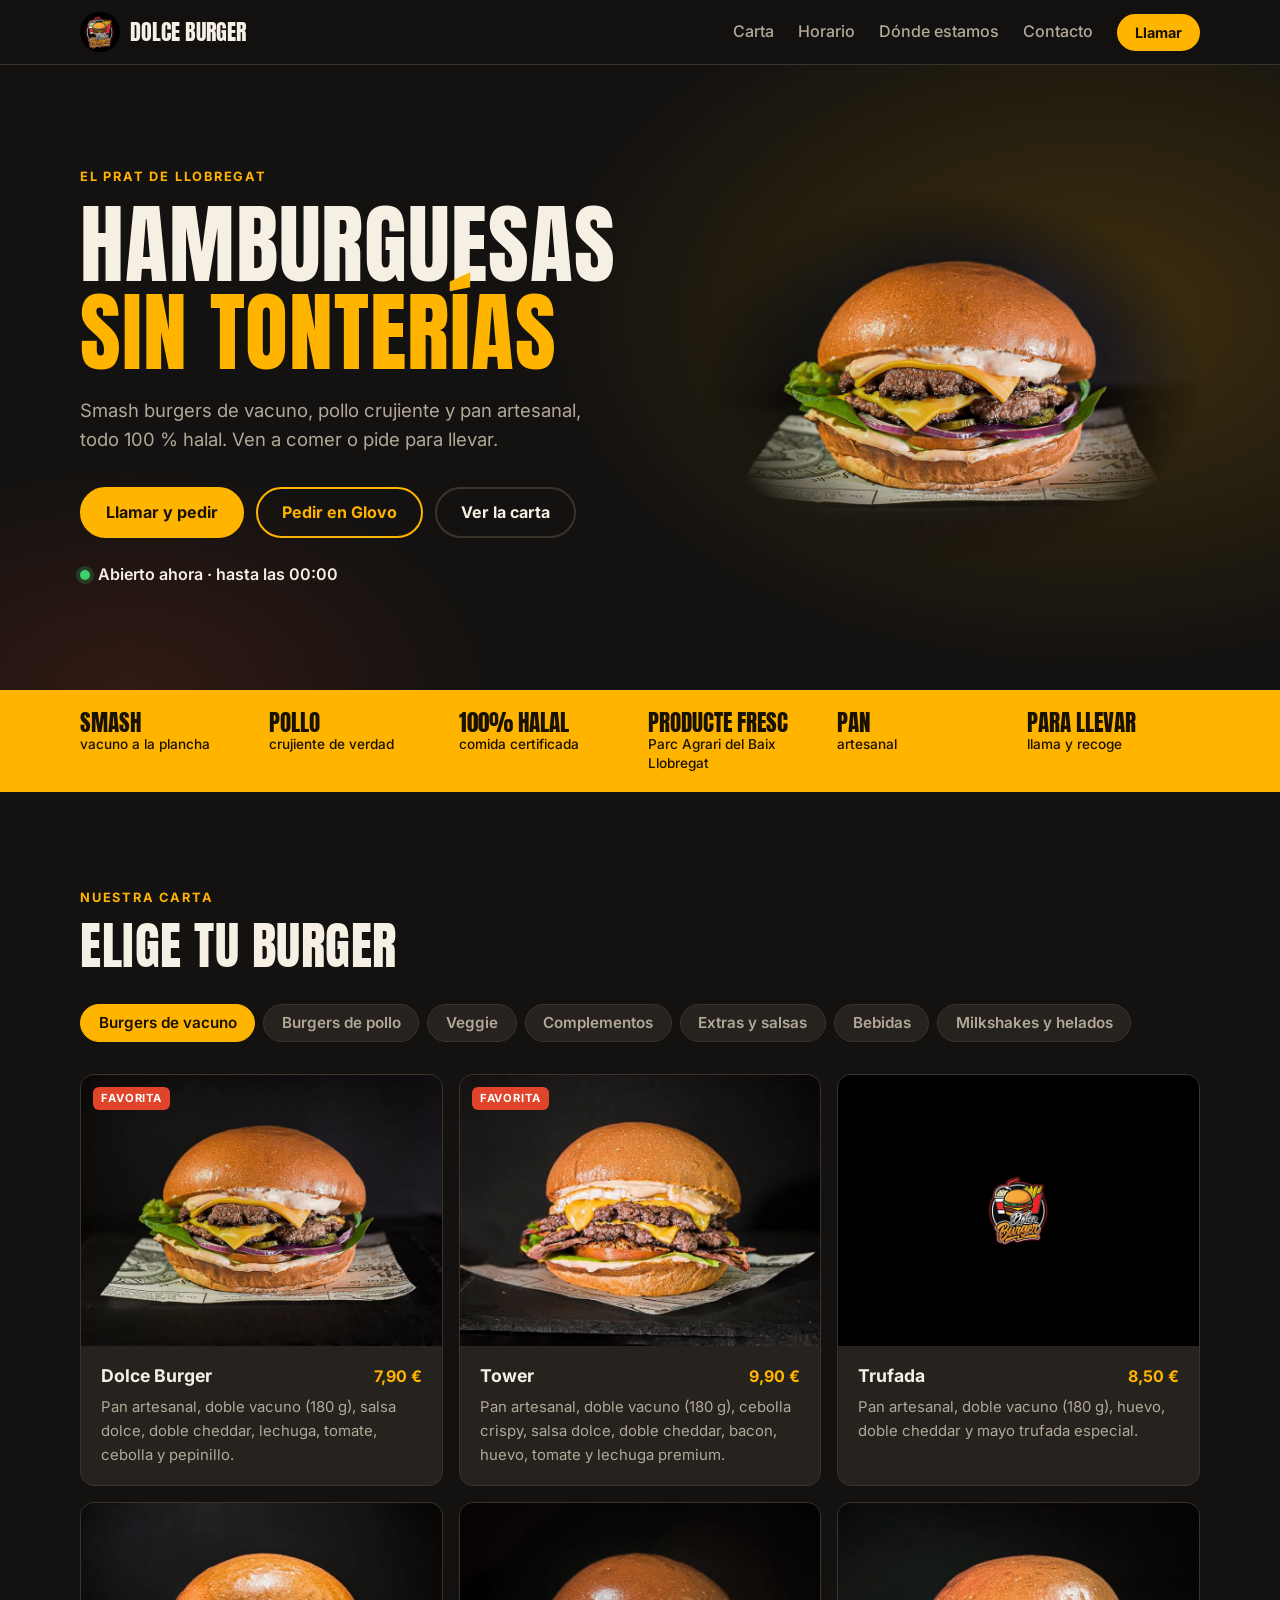
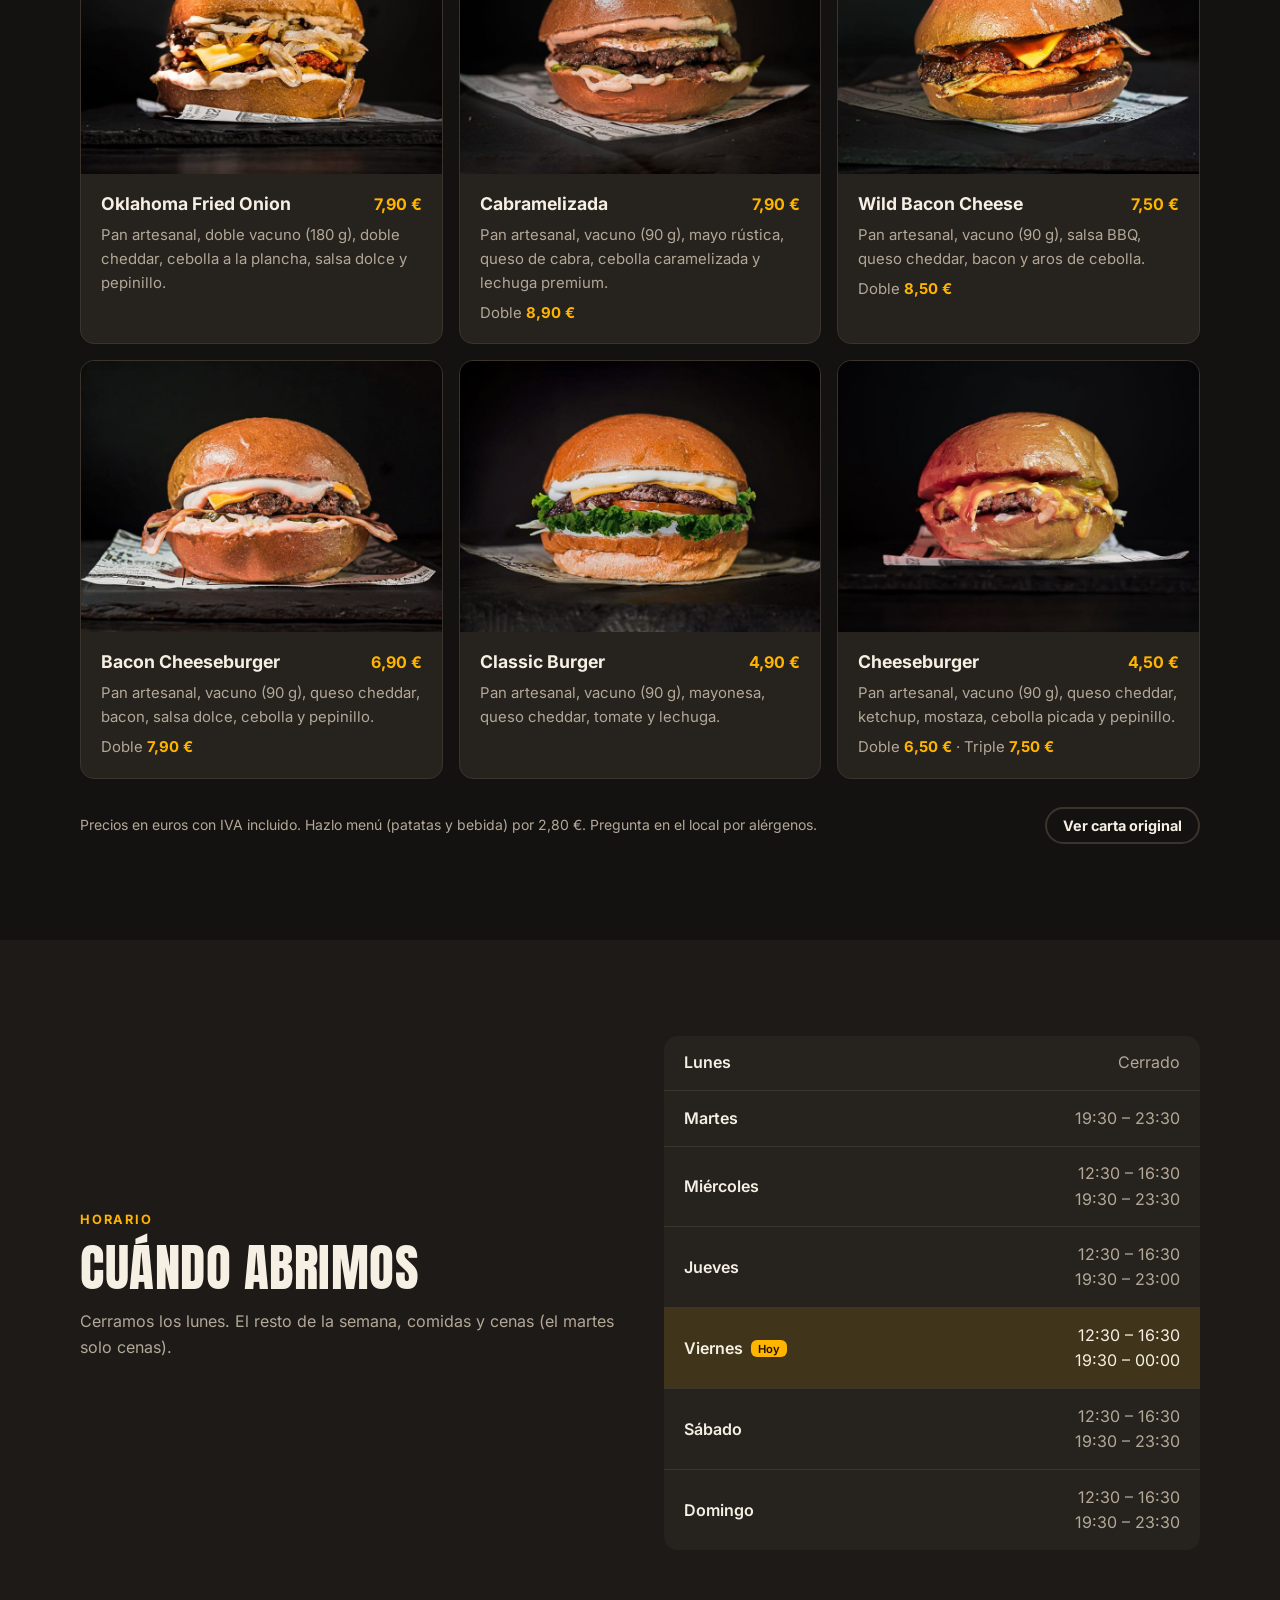
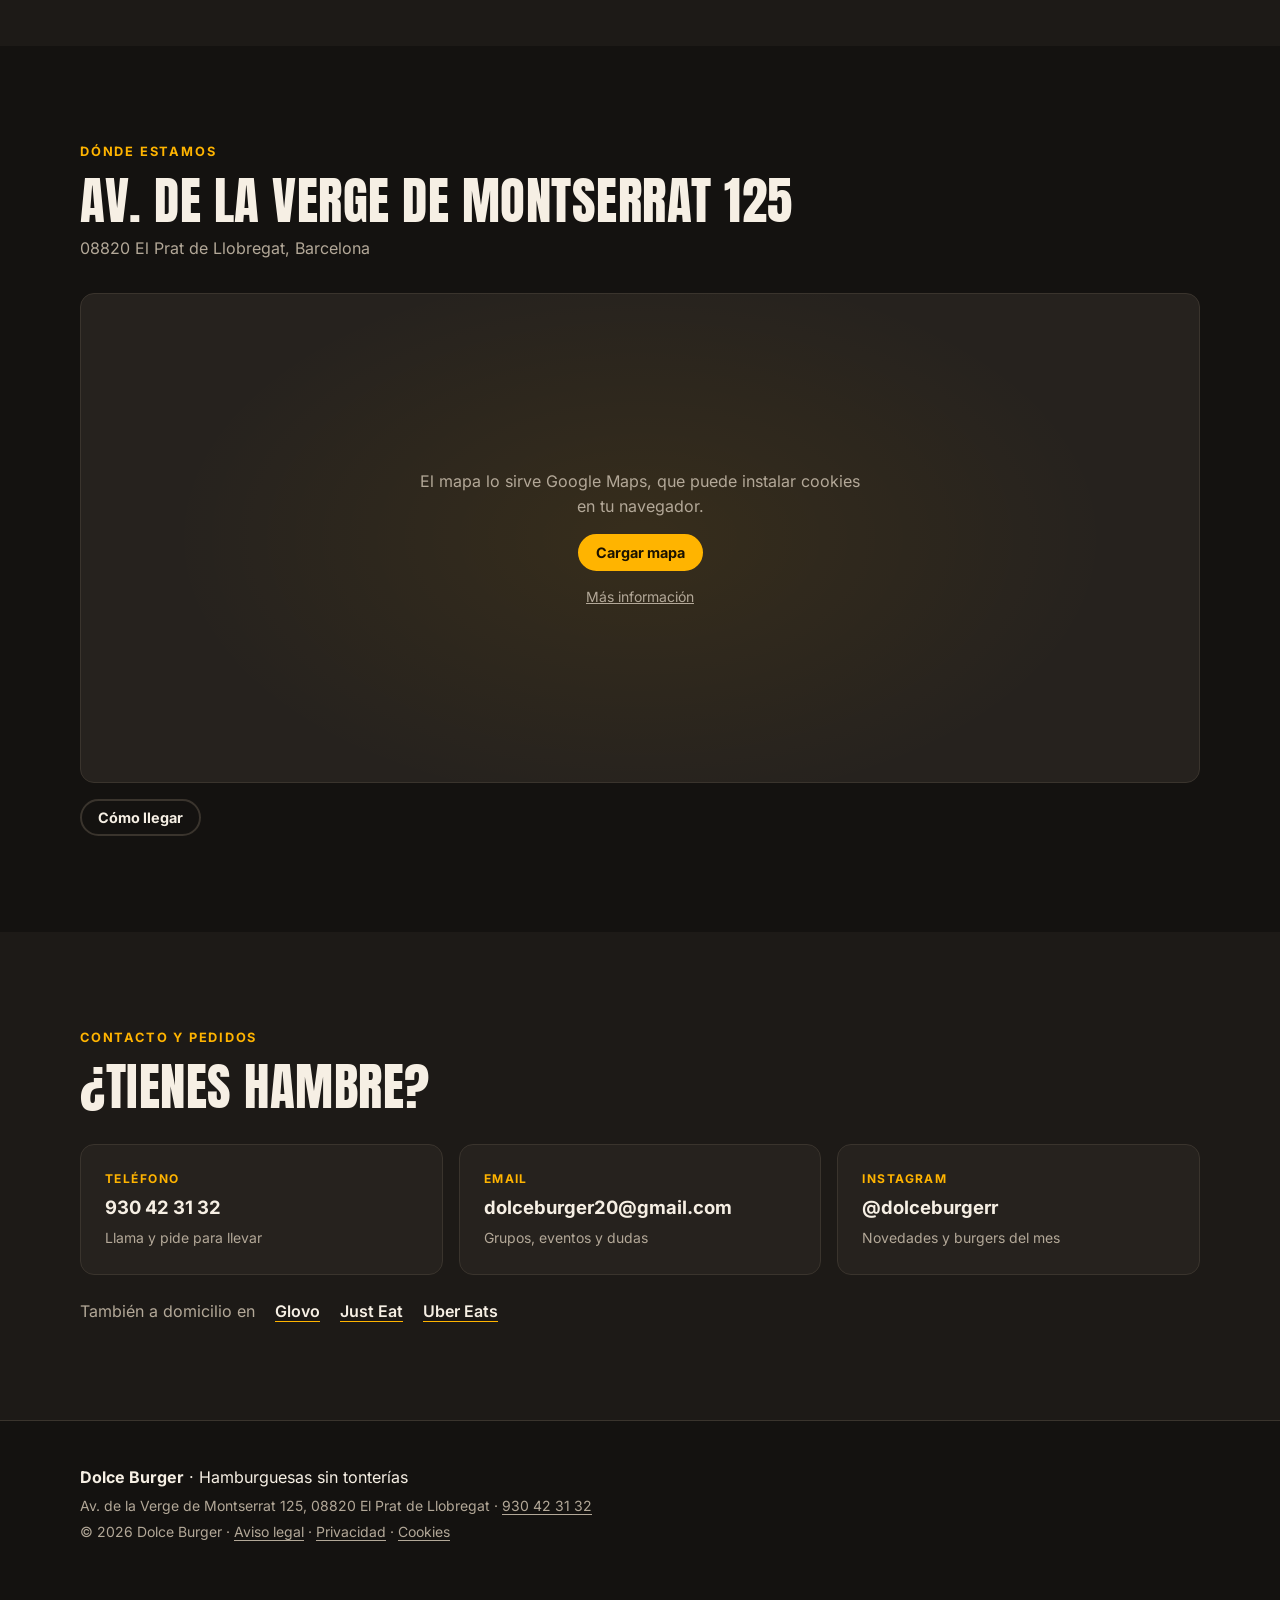
<file: index.html>
<!doctype html>
<html lang="es">
<head>
  <meta charset="utf-8">
  <meta name="viewport" content="width=device-width, initial-scale=1">
  <title>Dolce Burger · Hamburguesas sin tonterías · El Prat de Llobregat</title>
  <meta name="description" content="Dolce Burger, hamburguesería smash y pollo crujiente 100 % halal en El Prat de Llobregat. Consulta la carta, el horario y pide para llevar.">
  <meta name="theme-color" content="#141210">
  <link rel="canonical" href="https://shadowpj13.github.io/Dolce_Burger/">
  <meta property="og:type" content="website">
  <meta property="og:locale" content="es_ES">
  <meta property="og:site_name" content="Dolce Burger">
  <meta property="og:url" content="https://shadowpj13.github.io/Dolce_Burger/">
  <meta property="og:title" content="Dolce Burger · Hamburguesas sin tonterías">
  <meta property="og:description" content="Smash burgers y pollo crujiente 100 % halal en El Prat de Llobregat.">
  <meta property="og:image" content="https://shadowpj13.github.io/Dolce_Burger/img/og.jpg">
  <meta property="og:image:width" content="1200">
  <meta property="og:image:height" content="630">
  <meta property="og:image:alt" content="Logo de Dolce Burger">
  <meta name="twitter:card" content="summary_large_image">
  <link rel="icon" href="img/icon-32.png" sizes="32x32" type="image/png">
  <link rel="apple-touch-icon" href="img/icon-180.png">
  <link rel="preload" href="fonts/anton-latin-400.woff2" as="font" type="font/woff2" crossorigin>
  <link rel="preload" href="fonts/inter-latin-var.woff2" as="font" type="font/woff2" crossorigin>
  <link rel="stylesheet" href="css/styles.css">
  <noscript><style>.js-only { display: none !important; }</style></noscript>
  <script type="application/ld+json">
  {
    "@context": "https://schema.org",
    "@type": "Restaurant",
    "@id": "https://shadowpj13.github.io/Dolce_Burger/#restaurante",
    "name": "Dolce Burger",
    "url": "https://shadowpj13.github.io/Dolce_Burger/",
    "image": ["https://shadowpj13.github.io/Dolce_Burger/img/hero.jpg", "https://shadowpj13.github.io/Dolce_Burger/img/og.jpg"],
    "logo": "https://shadowpj13.github.io/Dolce_Burger/img/icon-180.png",
    "servesCuisine": ["Hamburguesas", "Halal"],
    "priceRange": "€",
    "hasMenu": "https://shadowpj13.github.io/Dolce_Burger/#carta",
    "telephone": "+34930423132",
    "email": "dolceburger20@gmail.com",
    "address": {
      "@type": "PostalAddress",
      "streetAddress": "Av. de la Verge de Montserrat 125",
      "postalCode": "08820",
      "addressLocality": "El Prat de Llobregat",
      "addressCountry": "ES"
    },
    "geo": { "@type": "GeoCoordinates", "latitude": 41.3254183, "longitude": 2.0945441 },
    "openingHoursSpecification": [
      { "@type": "OpeningHoursSpecification", "dayOfWeek": ["Wednesday", "Thursday", "Friday", "Saturday", "Sunday"], "opens": "12:30", "closes": "16:30" },
      { "@type": "OpeningHoursSpecification", "dayOfWeek": ["Tuesday", "Wednesday", "Saturday", "Sunday"], "opens": "19:30", "closes": "23:30" },
      { "@type": "OpeningHoursSpecification", "dayOfWeek": "Thursday", "opens": "19:30", "closes": "23:00" },
      { "@type": "OpeningHoursSpecification", "dayOfWeek": "Friday", "opens": "19:30", "closes": "00:00" }
    ],
    "sameAs": [
      "https://www.instagram.com/dolceburgerr/",
      "https://www.just-eat.es/restaurants-dolce-burger-prat-de-llobregat-el/menu",
      "https://www.ubereats.com/es/store/dolce-burger/gEh9HsLqTR2DD9TBh0RLDA",
      "https://glovoapp.com/es/es/barcelona/stores/dolce-burger-barcelona"
    ]
  }
  </script>
</head>
<body>
  <header class="nav" id="top">
    <div class="container nav__inner">
      <a href="#top" class="brand" aria-label="Dolce Burger, inicio">
        <img src="img/icon-180.png" alt="" class="brand__logo" width="40" height="40">
        <span>Dolce Burger</span>
      </a>
      <button class="nav__toggle" aria-expanded="false" aria-controls="menu-nav" aria-label="Abrir menú">
        <span></span><span></span><span></span>
      </button>
      <nav id="menu-nav" class="nav__links">
        <a href="#carta">Carta</a>
        <a href="#horario">Horario</a>
        <a href="#donde">Dónde estamos</a>
        <a href="#contacto">Contacto</a>
        <a href="tel:+34930423132" class="btn btn--sm">Llamar</a>
      </nav>
    </div>
  </header>

  <main>
    <section class="hero">
      <div class="container hero__inner">
        <div class="hero__text">
          <p class="eyebrow">El Prat de Llobregat</p>
          <h1>Hamburguesas<br><span>sin tonterías</span></h1>
          <p class="hero__lead">Smash burgers de vacuno, pollo crujiente y pan artesanal, todo 100&nbsp;% halal. Ven a comer o pide para llevar.</p>
          <div class="hero__cta">
            <a href="tel:+34930423132" class="btn">Llamar y pedir</a>
            <a href="https://glovoapp.com/es/es/barcelona/stores/dolce-burger-barcelona" class="btn btn--outline" target="_blank" rel="noopener">Pedir en Glovo</a>
            <a href="#carta" class="btn btn--ghost">Ver la carta</a>
          </div>
          <p class="status" id="open-status" aria-live="polite"></p>
        </div>
        <div class="hero__art">
          <img src="img/hero.jpg" alt="La Dolce Burger: doble vacuno smash con doble cheddar, salsa dolce, lechuga, cebolla morada y pepinillo"
            width="1024" height="768" fetchpriority="high">
        </div>
      </div>
    </section>

    <section class="strip" aria-label="Lo que nos define">
      <div class="container strip__inner">
        <div><strong>Smash</strong><span>vacuno a la plancha</span></div>
        <div><strong>Pollo</strong><span>crujiente de verdad</span></div>
        <div><strong>100% Halal</strong><span>comida certificada</span></div>
        <div><strong>Producte Fresc</strong><span>Parc Agrari del Baix Llobregat</span></div>
        <div><strong>Pan</strong><span>artesanal</span></div>
        <div><strong>Para llevar</strong><span>llama y recoge</span></div>
      </div>
    </section>

    <section class="section" id="carta">
      <div class="container">
        <div class="section__head">
          <p class="eyebrow">Nuestra carta</p>
          <h2>Elige tu burger</h2>
        </div>
        <div class="tabs js-only" role="group" aria-label="Categorías de la carta" id="menu-tabs"></div>
        <div class="menu-grid" id="menu-grid">
          <p class="muted js-only">Cargando la carta…</p>
        </div>
        <noscript><p class="muted">Consulta la <a href="img/carta.png">carta completa en imagen</a>.</p></noscript>
        <div class="menu-foot">
          <p class="muted small" id="menu-note">Precios en euros con IVA incluido. Pregunta en el local por alérgenos.</p>
          <button class="btn btn--ghost btn--sm js-only" id="open-menu-img">Ver carta original</button>
        </div>
      </div>
    </section>

    <section class="section section--alt" id="horario">
      <div class="container split">
        <div>
          <p class="eyebrow">Horario</p>
          <h2>Cuándo abrimos</h2>
          <p class="muted">Cerramos los lunes. El resto de la semana, comidas y cenas (el martes solo cenas).</p>
        </div>
        <table class="hours" id="hours-table">
          <tbody></tbody>
        </table>
      </div>
    </section>

    <section class="section" id="donde">
      <div class="container">
        <div class="section__head">
          <p class="eyebrow">Dónde estamos</p>
          <h2>Av. de la Verge de Montserrat 125</h2>
          <p class="muted">08820 El Prat de Llobregat, Barcelona</p>
        </div>
        <div class="map" id="map">
          <div class="map__consent">
            <p>El mapa lo sirve Google Maps, que puede instalar cookies en tu navegador.</p>
            <button class="btn btn--sm js-only" id="load-map">Cargar mapa</button>
            <a class="muted small" href="legal.html#cookies">Más información</a>
          </div>
        </div>
        <a class="btn btn--ghost btn--sm map__link" target="_blank" rel="noopener"
          href="https://www.google.com/maps/dir/?api=1&amp;destination=41.3254183,2.0945441">Cómo llegar</a>
      </div>
    </section>

    <section class="section section--alt" id="contacto">
      <div class="container">
        <div class="section__head">
          <p class="eyebrow">Contacto y pedidos</p>
          <h2>¿Tienes hambre?</h2>
        </div>
        <div class="cards">
          <a class="card" href="tel:+34930423132">
            <span class="card__label">Teléfono</span>
            <strong>930 42 31 32</strong>
            <span class="muted small">Llama y pide para llevar</span>
          </a>
          <a class="card" href="mailto:dolceburger20@gmail.com">
            <span class="card__label">Email</span>
            <strong>dolceburger20@gmail.com</strong>
            <span class="muted small">Grupos, eventos y dudas</span>
          </a>
          <a class="card" href="https://www.instagram.com/dolceburgerr/" target="_blank" rel="noopener">
            <span class="card__label">Instagram</span>
            <strong>@dolceburgerr</strong>
            <span class="muted small">Novedades y burgers del mes</span>
          </a>
        </div>
        <div class="delivery">
          <span class="muted">También a domicilio en</span>
          <a href="https://glovoapp.com/es/es/barcelona/stores/dolce-burger-barcelona" target="_blank" rel="noopener">Glovo</a>
          <a href="https://www.just-eat.es/restaurants-dolce-burger-prat-de-llobregat-el/menu" target="_blank" rel="noopener">Just Eat</a>
          <a href="https://www.ubereats.com/es/store/dolce-burger/gEh9HsLqTR2DD9TBh0RLDA" target="_blank" rel="noopener">Uber Eats</a>
        </div>
      </div>
    </section>
  </main>

  <footer class="footer">
    <div class="container footer__inner">
      <p><strong>Dolce Burger</strong> · Hamburguesas sin tonterías</p>
      <p class="muted small">Av. de la Verge de Montserrat 125, 08820 El Prat de Llobregat · <a href="tel:+34930423132">930 42 31 32</a></p>
      <p class="muted small">© <span id="year">2026</span> Dolce Burger ·
        <a href="legal.html#aviso-legal">Aviso legal</a> ·
        <a href="legal.html#privacidad">Privacidad</a> ·
        <a href="legal.html#cookies">Cookies</a></p>
    </div>
  </footer>

  <a href="tel:+34930423132" class="fab" aria-label="Llamar a Dolce Burger">Llamar</a>

  <dialog class="lightbox" id="menu-dialog">
    <form method="dialog"><button class="lightbox__close" aria-label="Cerrar">×</button></form>
    <img src="img/carta.png" alt="Carta original de Dolce Burger" loading="lazy">
  </dialog>

  <script src="js/main.js" defer></script>
</body>
</html>
</file>
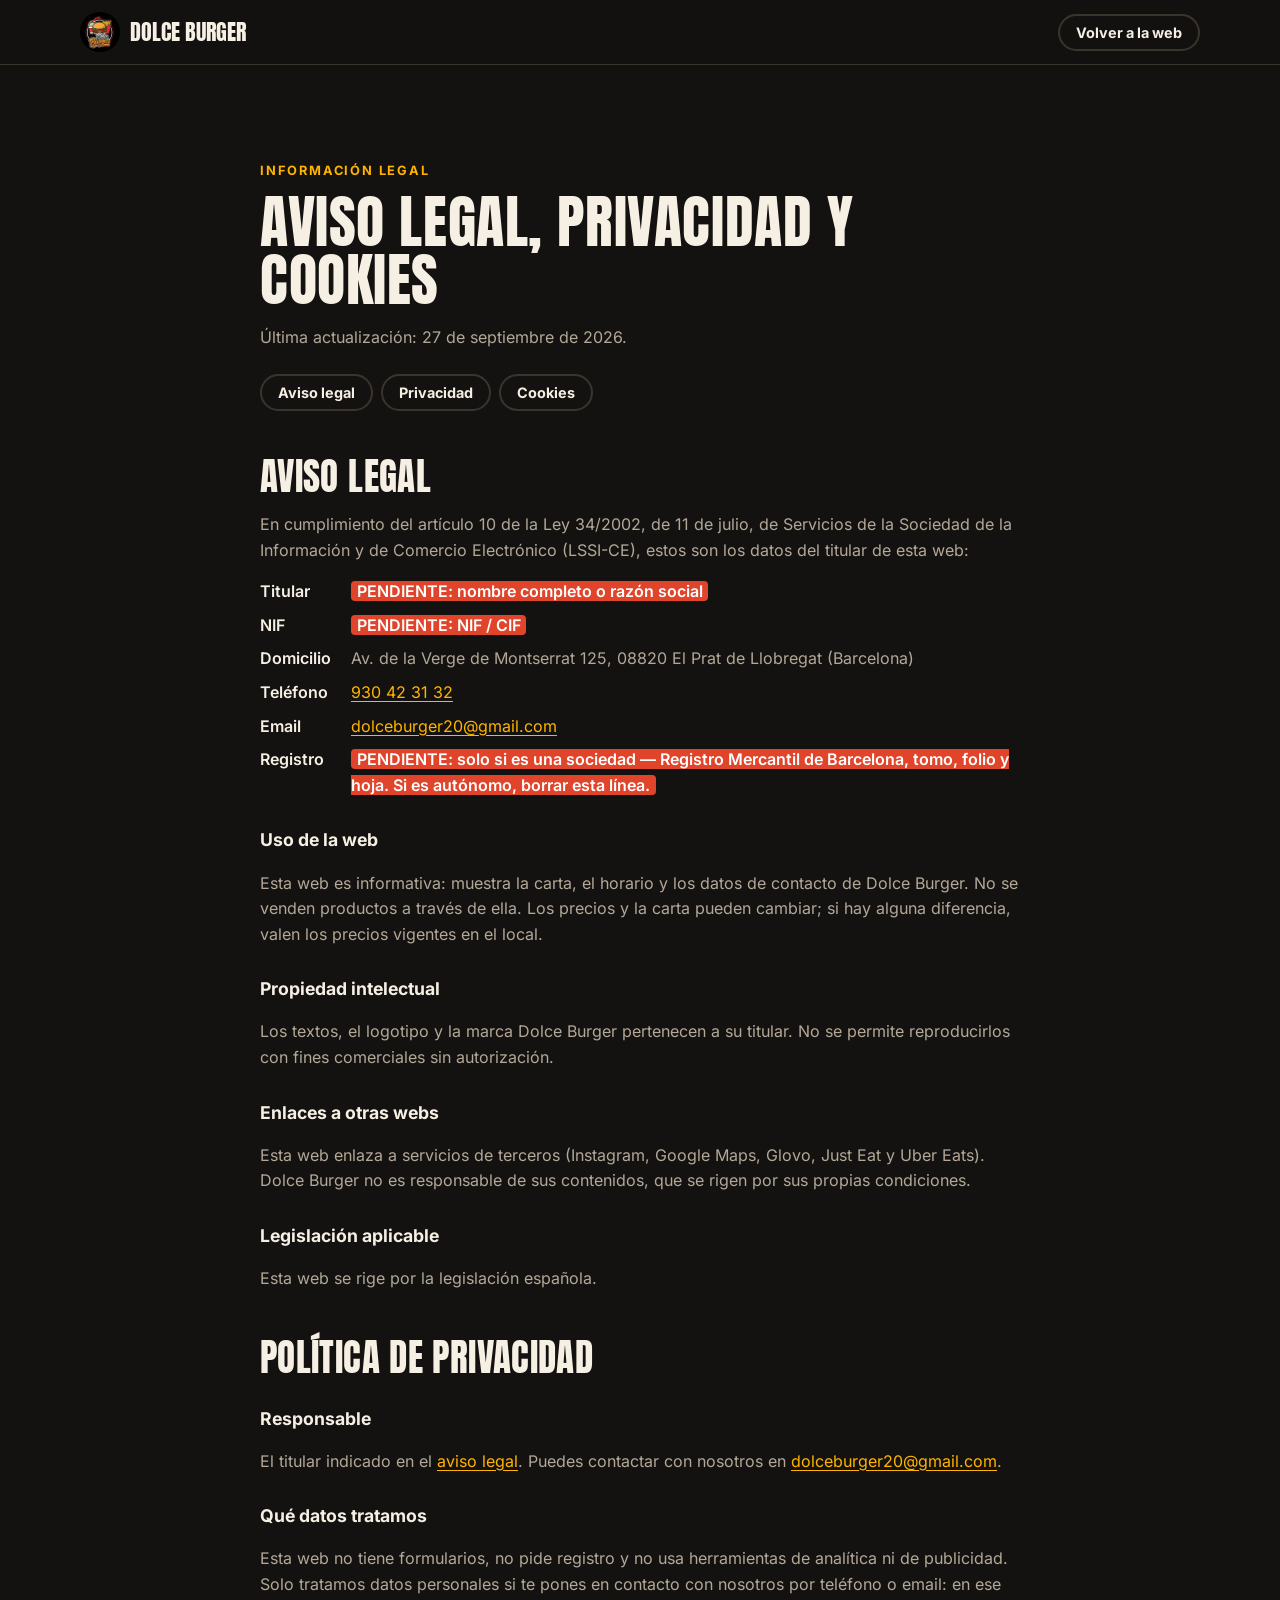
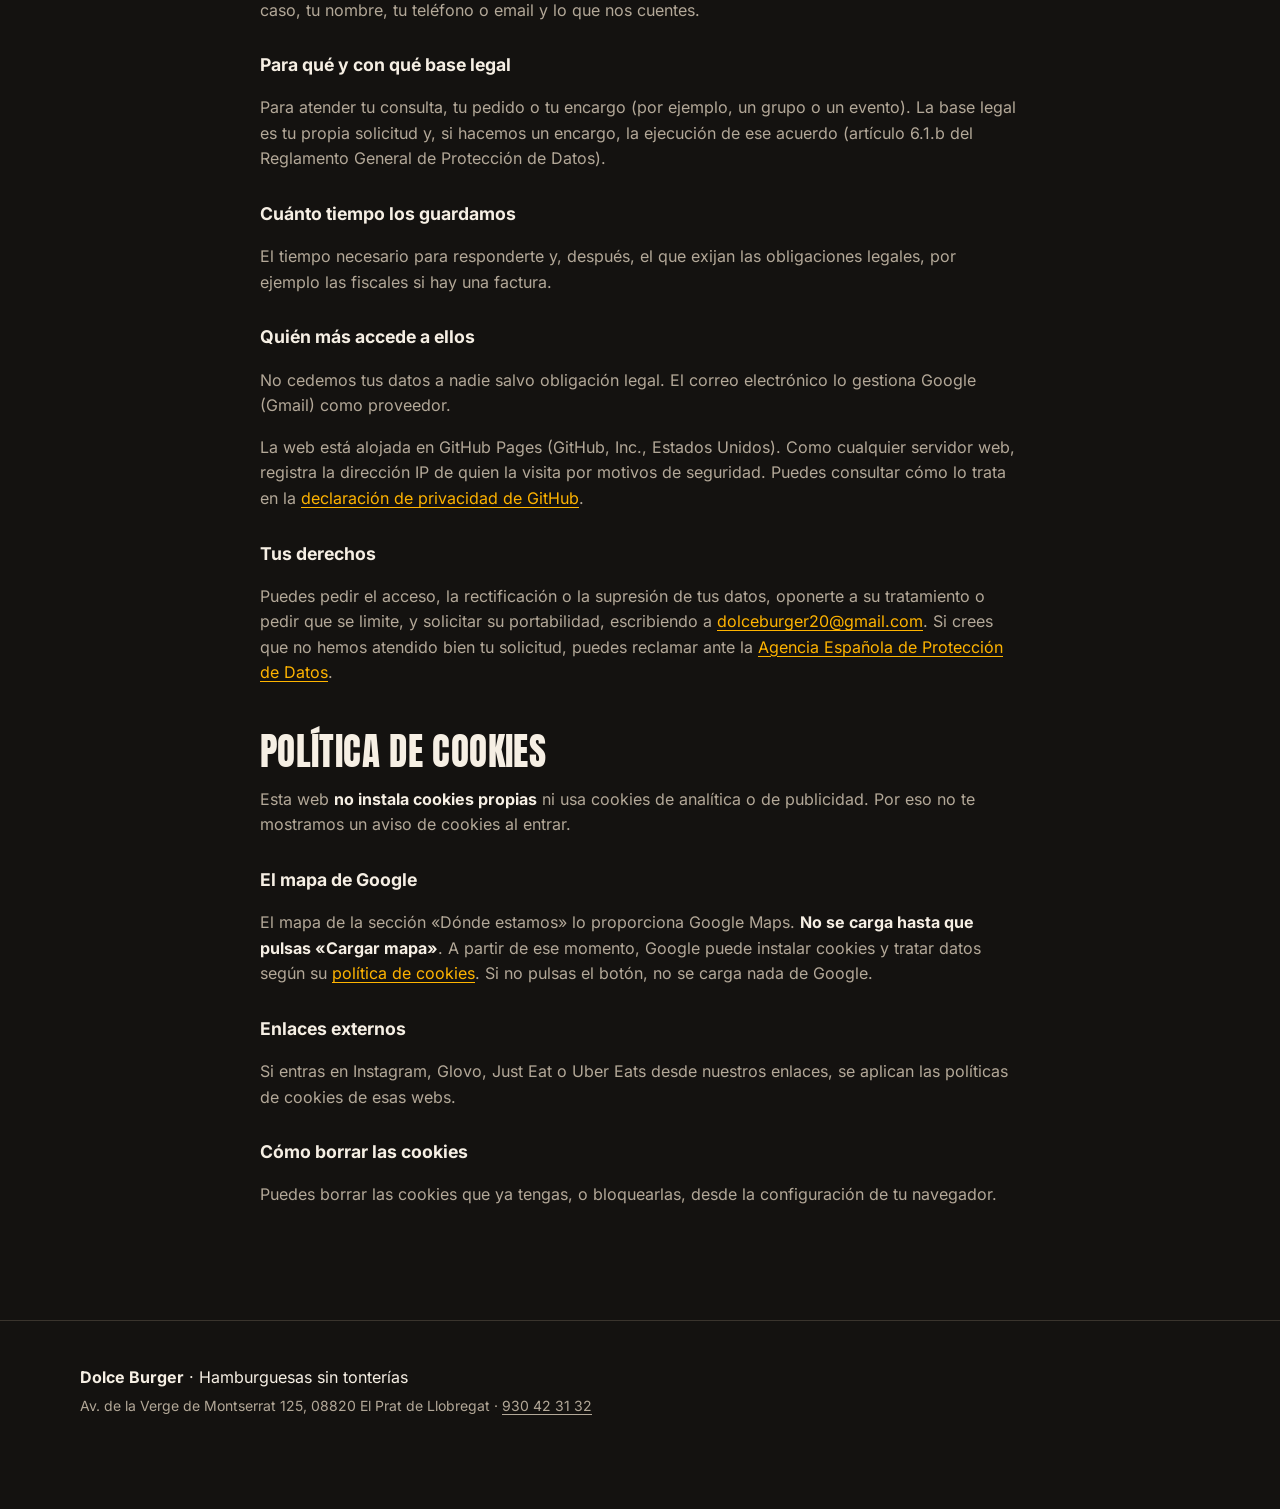
<file: legal.html>
<!doctype html>
<html lang="es">
<head>
  <meta charset="utf-8">
  <meta name="viewport" content="width=device-width, initial-scale=1">
  <title>Aviso legal, privacidad y cookies · Dolce Burger</title>
  <meta name="description" content="Aviso legal, política de privacidad y política de cookies de la web de Dolce Burger, El Prat de Llobregat.">
  <meta name="theme-color" content="#141210">
  <link rel="canonical" href="https://shadowpj13.github.io/Dolce_Burger/legal.html">
  <link rel="icon" href="img/icon-32.png" sizes="32x32" type="image/png">
  <link rel="apple-touch-icon" href="img/icon-180.png">
  <link rel="stylesheet" href="css/styles.css">
</head>
<body>
  <header class="nav">
    <div class="container nav__inner">
      <a href="./" class="brand" aria-label="Dolce Burger, inicio">
        <img src="img/icon-180.png" alt="" class="brand__logo" width="40" height="40">
        <span>Dolce Burger</span>
      </a>
      <a href="./" class="btn btn--ghost btn--sm">Volver a la web</a>
    </div>
  </header>

  <main class="section legal">
    <div class="container container--narrow">
      <p class="eyebrow">Información legal</p>
      <h1>Aviso legal, privacidad y cookies</h1>
      <p>Última actualización: 27 de septiembre de 2026.</p>
      <nav class="legal__toc" aria-label="Secciones">
        <a class="btn btn--ghost btn--sm" href="#aviso-legal">Aviso legal</a>
        <a class="btn btn--ghost btn--sm" href="#privacidad">Privacidad</a>
        <a class="btn btn--ghost btn--sm" href="#cookies">Cookies</a>
      </nav>

      <section id="aviso-legal">
        <h2>Aviso legal</h2>
        <p>En cumplimiento del artículo 10 de la Ley 34/2002, de 11 de julio, de Servicios de la Sociedad de la Información y de Comercio Electrónico (LSSI-CE), estos son los datos del titular de esta web:</p>
        <dl>
          <dt>Titular</dt>
          <dd><mark class="todo">PENDIENTE: nombre completo o razón social</mark></dd>
          <dt>NIF</dt>
          <dd><mark class="todo">PENDIENTE: NIF / CIF</mark></dd>
          <dt>Domicilio</dt>
          <dd>Av. de la Verge de Montserrat 125, 08820 El Prat de Llobregat (Barcelona)</dd>
          <dt>Teléfono</dt>
          <dd><a href="tel:+34930423132">930 42 31 32</a></dd>
          <dt>Email</dt>
          <dd><a href="mailto:dolceburger20@gmail.com">dolceburger20@gmail.com</a></dd>
          <dt>Registro</dt>
          <dd><mark class="todo">PENDIENTE: solo si es una sociedad — Registro Mercantil de Barcelona, tomo, folio y hoja. Si es autónomo, borrar esta línea.</mark></dd>
        </dl>

        <h3>Uso de la web</h3>
        <p>Esta web es informativa: muestra la carta, el horario y los datos de contacto de Dolce Burger. No se venden productos a través de ella. Los precios y la carta pueden cambiar; si hay alguna diferencia, valen los precios vigentes en el local.</p>

        <h3>Propiedad intelectual</h3>
        <p>Los textos, el logotipo y la marca Dolce Burger pertenecen a su titular. No se permite reproducirlos con fines comerciales sin autorización.</p>

        <h3>Enlaces a otras webs</h3>
        <p>Esta web enlaza a servicios de terceros (Instagram, Google Maps, Glovo, Just Eat y Uber Eats). Dolce Burger no es responsable de sus contenidos, que se rigen por sus propias condiciones.</p>

        <h3>Legislación aplicable</h3>
        <p>Esta web se rige por la legislación española.</p>
      </section>

      <section id="privacidad">
        <h2>Política de privacidad</h2>

        <h3>Responsable</h3>
        <p>El titular indicado en el <a href="#aviso-legal">aviso legal</a>. Puedes contactar con nosotros en <a href="mailto:dolceburger20@gmail.com">dolceburger20@gmail.com</a>.</p>

        <h3>Qué datos tratamos</h3>
        <p>Esta web no tiene formularios, no pide registro y no usa herramientas de analítica ni de publicidad. Solo tratamos datos personales si te pones en contacto con nosotros por teléfono o email: en ese caso, tu nombre, tu teléfono o email y lo que nos cuentes.</p>

        <h3>Para qué y con qué base legal</h3>
        <p>Para atender tu consulta, tu pedido o tu encargo (por ejemplo, un grupo o un evento). La base legal es tu propia solicitud y, si hacemos un encargo, la ejecución de ese acuerdo (artículo 6.1.b del Reglamento General de Protección de Datos).</p>

        <h3>Cuánto tiempo los guardamos</h3>
        <p>El tiempo necesario para responderte y, después, el que exijan las obligaciones legales, por ejemplo las fiscales si hay una factura.</p>

        <h3>Quién más accede a ellos</h3>
        <p>No cedemos tus datos a nadie salvo obligación legal. El correo electrónico lo gestiona Google (Gmail) como proveedor.</p>
        <p>La web está alojada en GitHub Pages (GitHub, Inc., Estados Unidos). Como cualquier servidor web, registra la dirección IP de quien la visita por motivos de seguridad. Puedes consultar cómo lo trata en la <a href="https://docs.github.com/es/site-policy/privacy-policies/github-general-privacy-statement" target="_blank" rel="noopener">declaración de privacidad de GitHub</a>.</p>

        <h3>Tus derechos</h3>
        <p>Puedes pedir el acceso, la rectificación o la supresión de tus datos, oponerte a su tratamiento o pedir que se limite, y solicitar su portabilidad, escribiendo a <a href="mailto:dolceburger20@gmail.com">dolceburger20@gmail.com</a>. Si crees que no hemos atendido bien tu solicitud, puedes reclamar ante la <a href="https://www.aepd.es" target="_blank" rel="noopener">Agencia Española de Protección de Datos</a>.</p>
      </section>

      <section id="cookies">
        <h2>Política de cookies</h2>
        <p>Esta web <strong>no instala cookies propias</strong> ni usa cookies de analítica o de publicidad. Por eso no te mostramos un aviso de cookies al entrar.</p>

        <h3>El mapa de Google</h3>
        <p>El mapa de la sección «Dónde estamos» lo proporciona Google Maps. <strong>No se carga hasta que pulsas «Cargar mapa»</strong>. A partir de ese momento, Google puede instalar cookies y tratar datos según su <a href="https://policies.google.com/technologies/cookies?hl=es" target="_blank" rel="noopener">política de cookies</a>. Si no pulsas el botón, no se carga nada de Google.</p>

        <h3>Enlaces externos</h3>
        <p>Si entras en Instagram, Glovo, Just Eat o Uber Eats desde nuestros enlaces, se aplican las políticas de cookies de esas webs.</p>

        <h3>Cómo borrar las cookies</h3>
        <p>Puedes borrar las cookies que ya tengas, o bloquearlas, desde la configuración de tu navegador.</p>
      </section>
    </div>
  </main>

  <footer class="footer">
    <div class="container footer__inner">
      <p><strong>Dolce Burger</strong> · Hamburguesas sin tonterías</p>
      <p class="muted small">Av. de la Verge de Montserrat 125, 08820 El Prat de Llobregat · <a href="tel:+34930423132">930 42 31 32</a></p>
    </div>
  </footer>
</body>
</html>
</file>
<file: css/styles.css>
@font-face {
  font-family: "Anton";
  src: url("../fonts/anton-latin-400.woff2") format("woff2");
  font-weight: 400; font-style: normal; font-display: swap;
}
@font-face {
  font-family: "Inter";
  src: url("../fonts/inter-latin-var.woff2") format("woff2");
  font-weight: 100 900; font-style: normal; font-display: swap;
}

:root {
  --bg: #141210;
  --bg-alt: #1d1a17;
  --surface: #26221e;
  --line: #3a342d;
  --text: #f6efe4;
  --muted: #b3a898;
  --accent: #ffb400;
  --accent-ink: #1a1200;
  --red: #e0452b;
  --radius: 14px;
  --display: "Anton", Impact, "Arial Narrow", sans-serif;
  --body: "Inter", system-ui, -apple-system, "Segoe UI", Roboto, sans-serif;
}

*, *::before, *::after { box-sizing: border-box; }
html { scroll-behavior: smooth; scroll-padding-top: 72px; }
body {
  margin: 0;
  background: var(--bg);
  color: var(--text);
  font: 16px/1.6 var(--body);
  -webkit-font-smoothing: antialiased;
}
img { max-width: 100%; display: block; }
a { color: inherit; }
h1, h2 { font-family: var(--display); font-weight: 400; letter-spacing: .01em; line-height: 1; margin: 0; text-transform: uppercase; }
h2 { font-size: clamp(2rem, 5vw, 3.2rem); }

.container { width: min(1120px, 100% - 32px); margin-inline: auto; }
.muted { color: var(--muted); }
.small { font-size: .875rem; }
.eyebrow {
  color: var(--accent); text-transform: uppercase; letter-spacing: .14em;
  font-size: .8rem; font-weight: 700; margin: 0 0 .75rem;
}

/* Buttons */
.btn {
  display: inline-flex; align-items: center; justify-content: center; gap: .5rem;
  background: var(--accent); color: var(--accent-ink);
  border: 2px solid var(--accent); border-radius: 999px;
  padding: .85rem 1.5rem; font: 700 1rem var(--body);
  text-decoration: none; cursor: pointer;
  transition: transform .15s ease, background .15s ease, color .15s ease;
}
.btn:hover { transform: translateY(-2px); }
.btn--ghost { background: transparent; color: var(--text); border-color: var(--line); }
.btn--ghost:hover { border-color: var(--accent); color: var(--accent); }
.btn--outline { background: transparent; color: var(--accent); border-color: var(--accent); }
.btn--outline:hover { background: var(--accent); color: var(--accent-ink); }
.btn--sm { padding: .5rem 1rem; font-size: .9rem; }
:focus-visible { outline: 3px solid var(--accent); outline-offset: 3px; }

/* Nav */
.nav {
  position: sticky; top: 0; z-index: 50;
  background: rgba(20, 18, 16, .88); backdrop-filter: blur(10px);
  border-bottom: 1px solid var(--line);
}
.nav__inner { display: flex; align-items: center; justify-content: space-between; height: 64px; }
.brand { display: flex; align-items: center; gap: .6rem; text-decoration: none; font-family: var(--display); font-size: 1.4rem; text-transform: uppercase; }
.brand__logo { width: 40px; height: 40px; border-radius: 50%; object-fit: cover; }
.nav__links { display: flex; align-items: center; gap: 1.5rem; }
.nav__links a:not(.btn) { text-decoration: none; color: var(--muted); font-weight: 500; }
.nav__links a:not(.btn):hover { color: var(--text); }
.nav__toggle { display: none; background: none; border: 0; padding: 8px; cursor: pointer; }
.nav__toggle span { display: block; width: 24px; height: 2px; margin: 5px 0; background: var(--text); transition: transform .2s, opacity .2s; }

@media (max-width: 760px) {
  .nav__toggle { display: block; }
  .nav__links {
    position: absolute; inset: 64px 0 auto; flex-direction: column; align-items: stretch; gap: 0;
    background: var(--bg); border-bottom: 1px solid var(--line);
    padding: .5rem 16px 1rem; display: none;
  }
  .nav__links.open { display: flex; }
  .nav__links a:not(.btn) { padding: .8rem 0; border-bottom: 1px solid var(--line); }
  .nav__links .btn { margin-top: 1rem; }
  .nav__toggle[aria-expanded="true"] span:nth-child(1) { transform: translateY(7px) rotate(45deg); }
  .nav__toggle[aria-expanded="true"] span:nth-child(2) { opacity: 0; }
  .nav__toggle[aria-expanded="true"] span:nth-child(3) { transform: translateY(-7px) rotate(-45deg); }
}

/* Hero */
.hero {
  position: relative; overflow: hidden;
  background:
    radial-gradient(60% 80% at 85% 40%, rgba(255, 180, 0, .18), transparent 70%),
    radial-gradient(40% 50% at 10% 100%, rgba(224, 69, 43, .15), transparent 70%);
}
.hero__inner { display: grid; grid-template-columns: 1.2fr 1fr; gap: 2rem; align-items: center; padding: clamp(3rem, 8vw, 6.5rem) 0; }
.hero h1 { font-size: clamp(2.4rem, 7vw, 5.5rem); overflow-wrap: anywhere; }
.hero h1 span { color: var(--accent); }
.hero__lead { font-size: 1.15rem; color: var(--muted); max-width: 32rem; margin: 1.25rem 0 2rem; }
.hero__cta { display: flex; flex-wrap: wrap; gap: .75rem; }
.status { margin: 1.5rem 0 0; font-weight: 600; display: flex; align-items: center; gap: .5rem; min-height: 1.6em; }
.status::before { content: ""; width: 10px; height: 10px; border-radius: 50%; background: var(--muted); }
.status.is-open::before { background: #3ecf6e; box-shadow: 0 0 0 4px rgba(62, 207, 110, .2); }
.status.is-closed::before { background: var(--red); }
.status:empty::before { display: none; }

/* Hero photo */
.hero__art { display: grid; place-items: center; }
.hero__art img {
  width: min(560px, 100%); height: auto;
  /* La foto tiene fondo negro: se funde con el fondo de la página */
  -webkit-mask-image: radial-gradient(ellipse 50% 50% at 50% 50%, #000 62%, transparent 100%);
  mask-image: radial-gradient(ellipse 50% 50% at 50% 50%, #000 62%, transparent 100%);
}
@media (prefers-reduced-motion: reduce) { html { scroll-behavior: auto; } }

@media (max-width: 760px) {
  .hero__inner { grid-template-columns: 1fr; padding-top: 1.5rem; }
  .hero__art { order: -1; }
  .hero__art img { width: min(420px, 100%); margin-bottom: -1.5rem; }
}

/* Strip */
.strip { background: var(--accent); color: var(--accent-ink); }
.strip__inner { display: grid; grid-template-columns: repeat(6, 1fr); gap: 1rem; padding: 1.25rem 0; }
.strip__inner div { display: flex; flex-direction: column; }
.strip strong { font-family: var(--display); font-weight: 400; font-size: clamp(1.25rem, 1.8vw, 1.5rem); text-transform: uppercase; line-height: 1.1; }
.strip span { font-size: .85rem; font-weight: 500; line-height: 1.35; }
@media (max-width: 1000px) { .strip__inner { grid-template-columns: repeat(3, 1fr); row-gap: 1.25rem; } }
@media (max-width: 760px) { .strip__inner { grid-template-columns: repeat(2, 1fr); } }

/* Sections */
.section { padding: clamp(3.5rem, 8vw, 6rem) 0; }
.section--alt { background: var(--bg-alt); }
.section__head { margin-bottom: 2rem; }
.section__head p.muted { margin: .6rem 0 0; }

/* Menu */
.tabs { display: flex; gap: .5rem; overflow-x: auto; padding-bottom: .5rem; margin-bottom: 1.5rem; scrollbar-width: none; }
.tabs::-webkit-scrollbar { display: none; }
.tab {
  flex: none; background: var(--surface); color: var(--muted); border: 1px solid var(--line);
  border-radius: 999px; padding: .55rem 1.1rem; font: 600 .95rem var(--body); cursor: pointer;
}
.tab[aria-pressed="true"] { background: var(--accent); color: var(--accent-ink); border-color: var(--accent); }
.menu-grid { display: grid; grid-template-columns: repeat(auto-fill, minmax(300px, 1fr)); gap: 1rem; }
.dish {
  background: var(--surface); border: 1px solid var(--line); border-radius: var(--radius);
  padding: 1.25rem 1.25rem 1.1rem; display: flex; flex-direction: column; gap: .4rem;
  transition: border-color .15s, transform .15s;
}
.dish:hover { border-color: var(--accent); transform: translateY(-2px); }
.dish--media { position: relative; overflow: hidden; }
.dish__img {
  display: block; width: calc(100% + 2.5rem); max-width: none; height: auto; aspect-ratio: 4 / 3; object-fit: cover;
  margin: -1.25rem -1.25rem .6rem; background: #0d0c0b;
}
.dish__img--none { background: #000 url("../img/icon-180.png") center / 84px no-repeat; }
.dish--media .badge { position: absolute; top: .75rem; left: .75rem; }
.dish__top { display: flex; justify-content: space-between; align-items: baseline; gap: 1rem; }
.dish h3 { margin: 0; font-size: 1.1rem; }
.dish__price { color: var(--accent); font-weight: 700; white-space: nowrap; }
.dish p { margin: 0; color: var(--muted); font-size: .93rem; }
.dish__variants { margin: .1rem 0 0; color: var(--muted); font-size: .85rem; }
.dish__variants b { color: var(--accent); font-weight: 700; }
.menu-grid--compact { grid-template-columns: repeat(auto-fill, minmax(215px, 1fr)); }
.menu-grid--compact .dish { padding: 1rem 1.1rem; }
.menu-grid--compact .dish h3 { font-size: 1rem; }
.badge { align-self: flex-start; background: var(--red); color: #fff; font-size: .7rem; font-weight: 700; text-transform: uppercase; letter-spacing: .08em; padding: .15rem .5rem; border-radius: 6px; }
.menu-foot { display: flex; flex-wrap: wrap; align-items: center; justify-content: space-between; gap: 1rem; margin-top: 1.75rem; }
.menu-foot p { margin: 0; }

/* Hours */
.split { display: grid; grid-template-columns: 1fr 1fr; gap: 3rem; align-items: center; }
.split p.muted { margin-top: 1rem; }
.hours { width: 100%; border-collapse: collapse; background: var(--surface); border-radius: var(--radius); overflow: hidden; }
.hours th, .hours td { padding: .9rem 1.25rem; text-align: left; border-bottom: 1px solid var(--line); }
.hours tr:last-child th, .hours tr:last-child td { border-bottom: 0; }
.hours th { font-weight: 600; }
.hours td { text-align: right; color: var(--muted); }
.hours tr.is-today { background: rgba(255, 180, 0, .12); }
.hours tr.is-today th::after { content: "Hoy"; margin-left: .5rem; font-size: .7rem; background: var(--accent); color: var(--accent-ink); padding: .1rem .45rem; border-radius: 6px; vertical-align: middle; }
.hours tr.is-today td { color: var(--text); }
.hours small { color: var(--accent); font-size: .75rem; font-weight: 600; }
@media (max-width: 760px) { .split { grid-template-columns: 1fr; gap: 1.5rem; } }

/* Map */
.map { border-radius: var(--radius); overflow: hidden; border: 1px solid var(--line); aspect-ratio: 16 / 7; background: var(--surface); }
.map iframe { width: 100%; height: 100%; border: 0; filter: grayscale(.3) contrast(1.05); }
.map__consent {
  height: 100%; display: flex; flex-direction: column; align-items: center; justify-content: center; gap: .9rem;
  padding: 1.5rem; text-align: center;
  background: radial-gradient(60% 80% at 50% 50%, rgba(255, 180, 0, .08), transparent 70%);
}
.map__consent p { margin: 0; max-width: 28rem; color: var(--muted); }
@media (max-width: 760px) { .map { aspect-ratio: 4 / 3; } }
.map__link { margin-top: 1rem; }

/* Contact */
.cards { display: grid; grid-template-columns: repeat(3, 1fr); gap: 1rem; }
.card {
  background: var(--surface); border: 1px solid var(--line); border-radius: var(--radius);
  padding: 1.5rem; text-decoration: none; display: flex; flex-direction: column; gap: .3rem;
  transition: border-color .15s, transform .15s; min-width: 0;
}
.card strong { font-size: 1.15rem; overflow-wrap: anywhere; }
.card:hover { border-color: var(--accent); transform: translateY(-2px); }
.card__label { color: var(--accent); text-transform: uppercase; letter-spacing: .12em; font-size: .75rem; font-weight: 700; }
@media (max-width: 760px) { .cards { grid-template-columns: 1fr; } }
.delivery { margin-top: 1.5rem; display: flex; flex-wrap: wrap; gap: .75rem 1.25rem; align-items: center; }
.delivery a { font-weight: 600; text-decoration-color: var(--accent); text-underline-offset: 4px; }

/* Footer */
.footer { border-top: 1px solid var(--line); padding: 2.5rem 0 5.5rem; }
.footer__inner p { margin: .25rem 0; }
.footer a { text-underline-offset: 3px; }
.footer a:hover { color: var(--accent); }

/* Página legal */
.container--narrow { width: min(760px, 100% - 32px); }
.legal h1 { font-size: clamp(2.2rem, 7vw, 3.6rem); margin-bottom: .75rem; }
.legal h2 { font-size: clamp(1.7rem, 4vw, 2.3rem); margin: 3rem 0 1rem; scroll-margin-top: 80px; }
.legal h3 { font-size: 1.1rem; margin: 1.75rem 0 .5rem; }
.legal p:not(.eyebrow), .legal li { color: var(--muted); }
.legal strong, .legal dt { color: var(--text); }
.legal a:not(.btn) { color: var(--accent); text-underline-offset: 3px; }
.legal dl { display: grid; grid-template-columns: max-content 1fr; gap: .5rem 1.25rem; margin: 1rem 0; }
.legal dt { font-weight: 600; }
.legal dd { margin: 0; color: var(--muted); }
@media (max-width: 560px) { .legal dl { grid-template-columns: 1fr; gap: .1rem; } .legal dd { margin-bottom: .6rem; } }
.legal__toc { display: flex; flex-wrap: wrap; gap: .5rem; margin: 1.5rem 0 0; }
.todo { background: var(--red); color: #fff; padding: 0 .35rem; border-radius: 4px; font-weight: 600; }

/* Floating call button (mobile) */
.fab {
  position: fixed; right: 16px; bottom: 16px; z-index: 60; display: none;
  background: var(--accent); color: var(--accent-ink); font-weight: 700; text-decoration: none;
  padding: .9rem 1.4rem; border-radius: 999px; box-shadow: 0 10px 30px rgba(0,0,0,.45);
}
@media (max-width: 760px) { .fab { display: inline-flex; } }

/* Lightbox */
.lightbox { border: 0; padding: 0; background: transparent; max-width: min(900px, 94vw); max-height: 92vh; }
.lightbox::backdrop { background: rgba(0,0,0,.8); }
.lightbox img { max-height: 90vh; width: auto; margin: auto; border-radius: 10px; }
.lightbox__close {
  position: absolute; top: 8px; right: 8px; width: 40px; height: 40px; border-radius: 50%;
  border: 0; background: var(--accent); color: var(--accent-ink); font-size: 1.6rem; line-height: 1; cursor: pointer;
}
</file>
